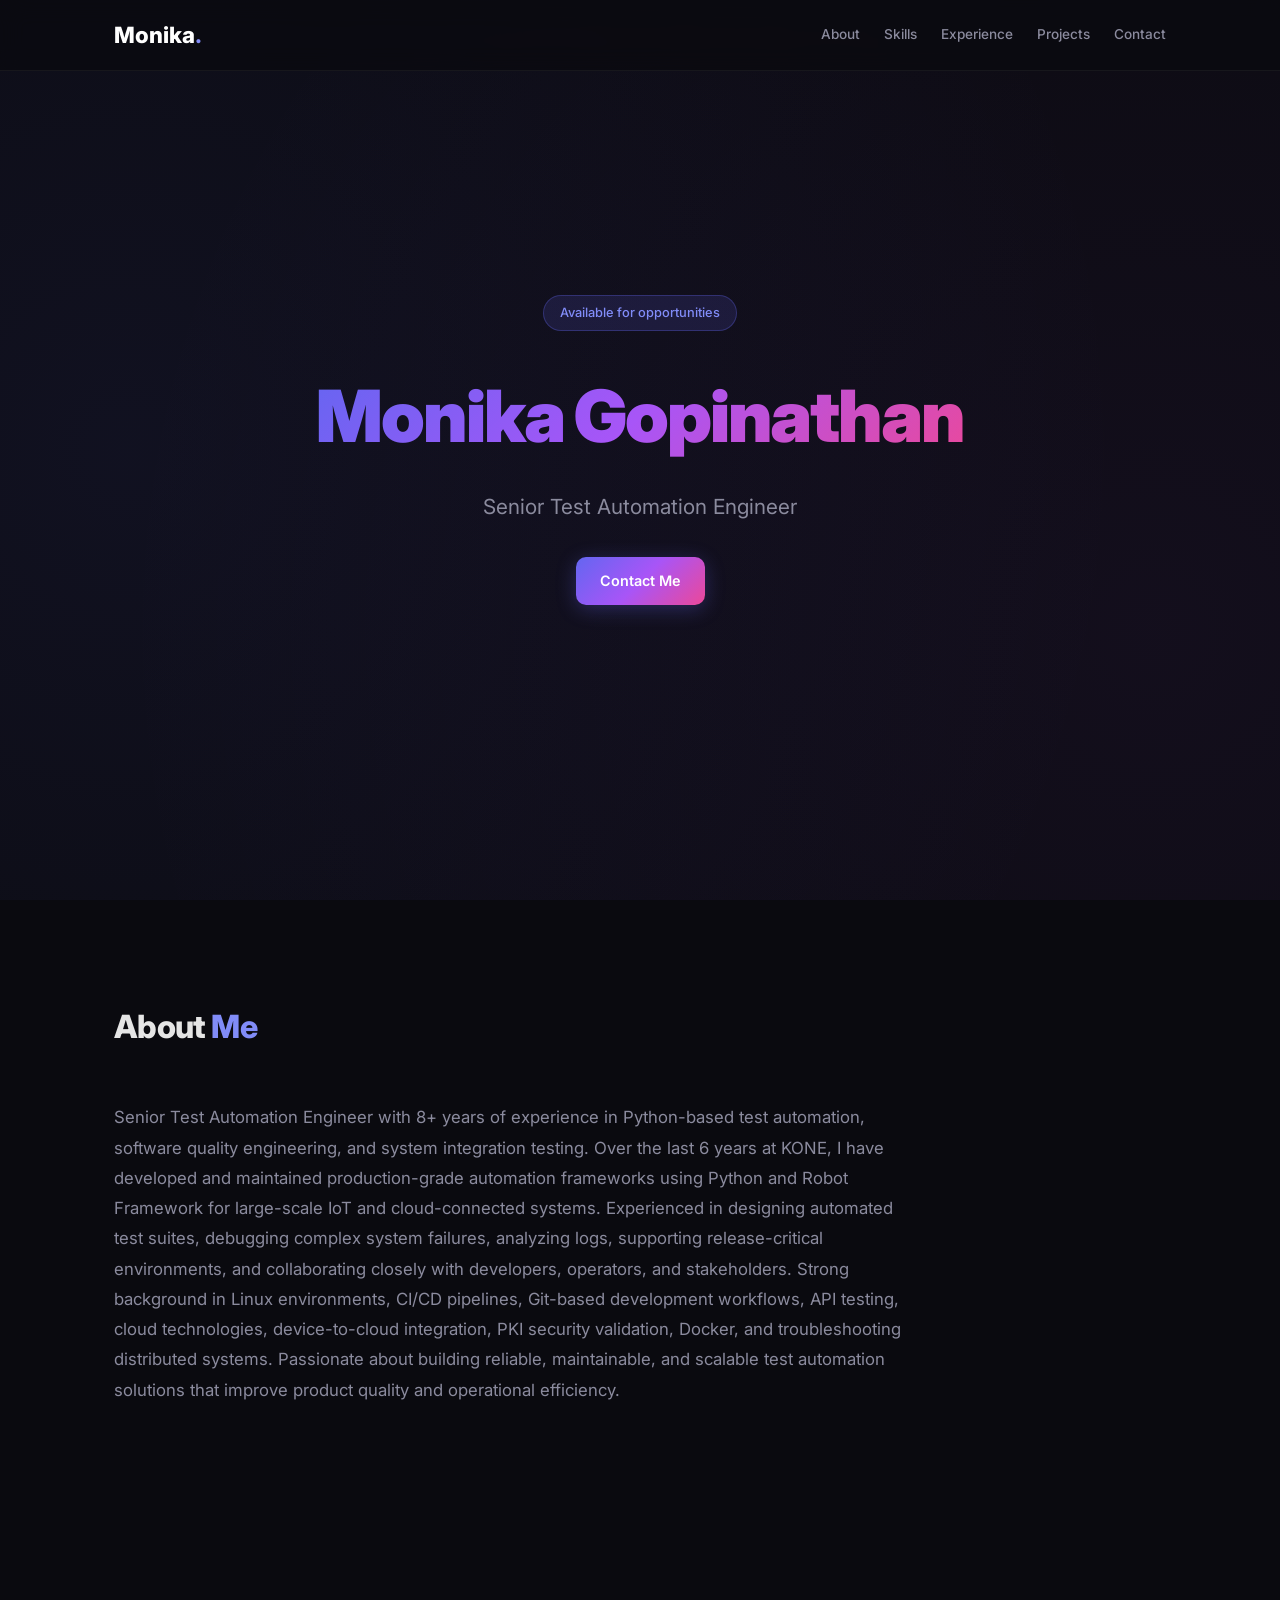
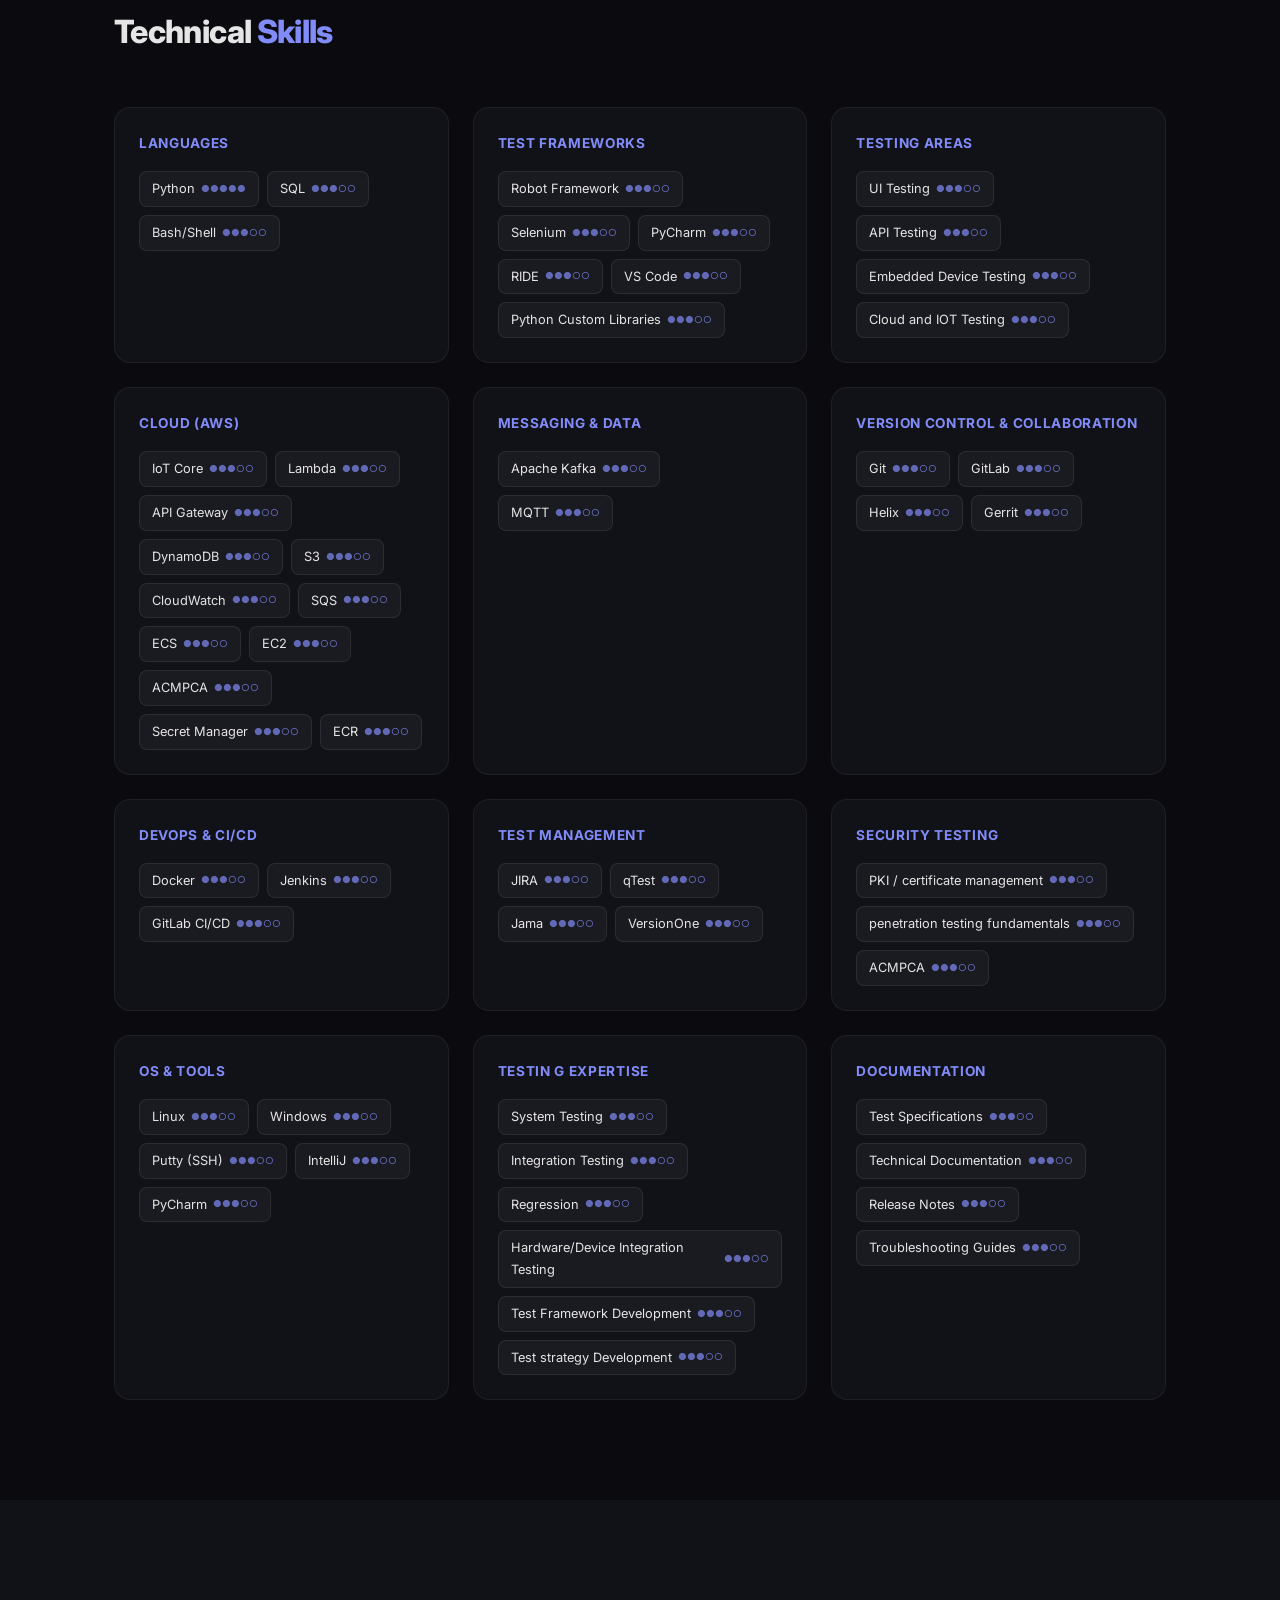
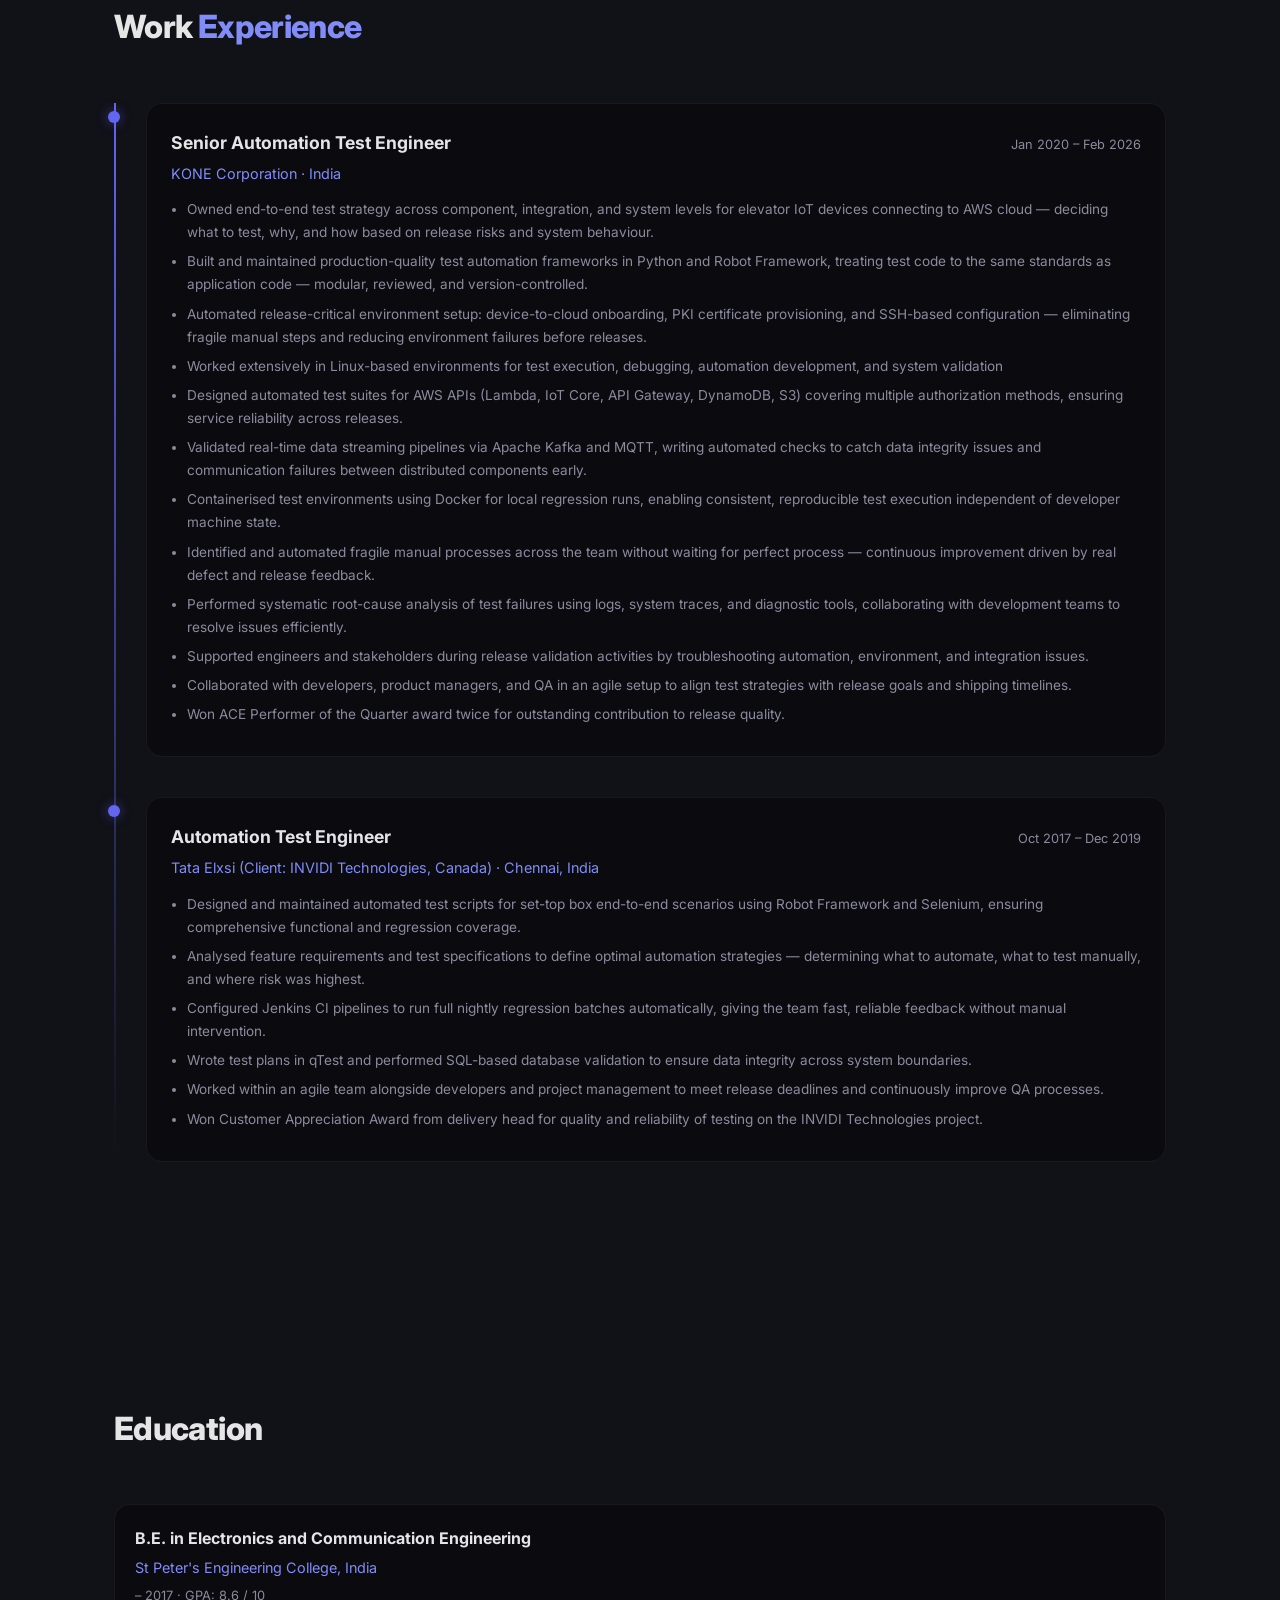
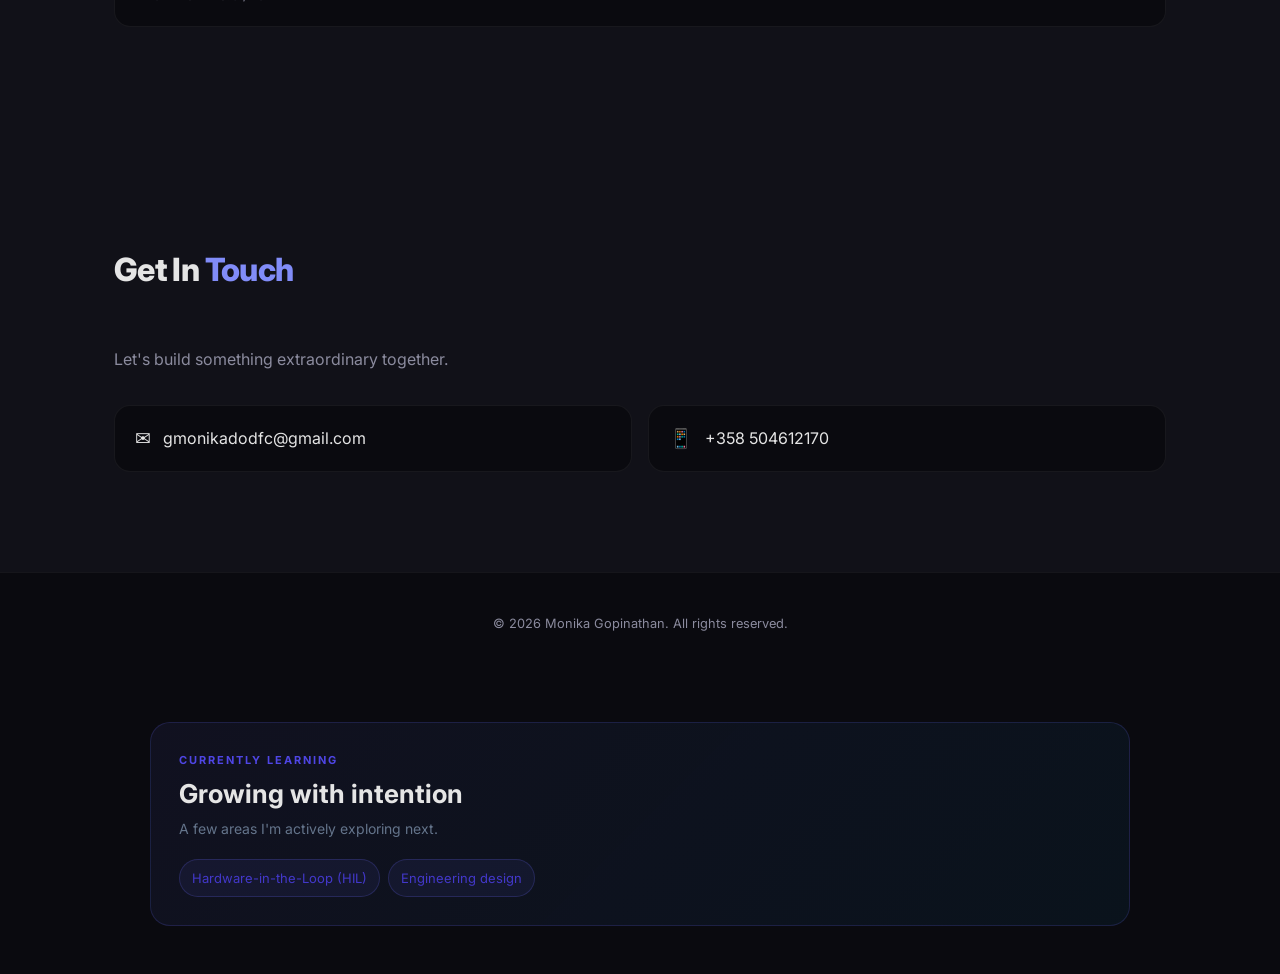
<file: index.html>
<!DOCTYPE html>
<html lang="en">
<head>
  <meta charset="UTF-8">
  <meta name="viewport" content="width=device-width, initial-scale=1.0">
  <title>Monika Gopinathan — Senior Test Automation Engineer</title>
  <meta name="description" content="">
  <link rel="stylesheet" href="style.css">
  <link href="https://fonts.googleapis.com/css2?family=Inter:wght@300;400;500;600;700;800;900&display=swap" rel="stylesheet">
<style>strong.resume-mark{font-weight:700;color:inherit}</style></head>
<body>
  <!-- Navigation -->
  <nav class="nav">
    <div class="nav-inner">
      <a href="#hero" class="nav-logo">Monika<span class="accent">.</span></a>
      <div class="nav-links">
        <a href="#about">About</a>
        <a href="#skills">Skills</a>
        <a href="#experience">Experience</a>
        <a href="#projects">Projects</a>
        <a href="#contact">Contact</a>
      </div>
    </div>
  </nav>

  <!-- Hero Section -->
  <section id="hero" class="hero">
    <div class="hero-content">
      <div class="hero-badge">Available for opportunities</div>
      <h1 class="hero-name">Monika Gopinathan</h1>
      <p class="hero-title">Senior Test Automation Engineer</p>
      <p class="hero-intro"></p>
      <div class="hero-links">
        <a href="mailto:gmonikadodfc@gmail.com" class="btn btn-primary">Contact Me</a>
        
        
      </div>
    </div>
    <div class="hero-gradient"></div>
  </section>

  <!-- About Section -->
  <section id="about" class="section">
    <div class="container">
      <h2 class="section-title">About <span class="accent">Me</span></h2>
      <p class="about-text">Senior Test Automation Engineer with 8+ years of experience in Python-based test automation, software quality engineering, and system integration testing. Over the last 6 years at KONE, I have developed and maintained production-grade automation frameworks using Python and Robot Framework for large-scale IoT and cloud-connected systems. Experienced in designing automated test suites, debugging complex system failures, analyzing logs, supporting release-critical environments, and collaborating closely with developers, operators, and stakeholders.
Strong background in Linux environments, CI/CD pipelines, Git-based development workflows, API testing, cloud technologies, device-to-cloud integration, PKI security validation, Docker, and troubleshooting distributed systems. Passionate about building reliable, maintainable, and scalable test automation solutions that improve product quality and operational efficiency.</p>
    </div>
  </section>

  <!-- Skills Section -->
  <section id="skills" class="section">
    <div class="container">
      <h2 class="section-title">Technical <span class="accent">Skills</span></h2>
      <div class="skills-grid">
        
          <div class="skill-category">
            <h3 class="skill-cat-name">Languages</h3>
            <div class="skill-tags">
              <span class="skill-tag">Python<span class="skill-level">●●●●●</span></span><span class="skill-tag">SQL<span class="skill-level">●●●○○</span></span><span class="skill-tag">Bash/Shell<span class="skill-level">●●●○○</span></span>
            </div>
          </div>
        
          <div class="skill-category">
            <h3 class="skill-cat-name">Test Frameworks</h3>
            <div class="skill-tags">
              <span class="skill-tag">Robot Framework<span class="skill-level">●●●○○</span></span><span class="skill-tag">Selenium<span class="skill-level">●●●○○</span></span><span class="skill-tag">PyCharm<span class="skill-level">●●●○○</span></span><span class="skill-tag">RIDE<span class="skill-level">●●●○○</span></span><span class="skill-tag">VS Code<span class="skill-level">●●●○○</span></span><span class="skill-tag">Python Custom Libraries<span class="skill-level">●●●○○</span></span>
            </div>
          </div>
        
          <div class="skill-category">
            <h3 class="skill-cat-name">Testing Areas</h3>
            <div class="skill-tags">
              <span class="skill-tag">UI Testing<span class="skill-level">●●●○○</span></span><span class="skill-tag">API Testing<span class="skill-level">●●●○○</span></span><span class="skill-tag">Embedded Device Testing<span class="skill-level">●●●○○</span></span><span class="skill-tag">Cloud and IOT Testing<span class="skill-level">●●●○○</span></span>
            </div>
          </div>
        
          <div class="skill-category">
            <h3 class="skill-cat-name">Cloud (AWS)</h3>
            <div class="skill-tags">
              <span class="skill-tag">IoT Core<span class="skill-level">●●●○○</span></span><span class="skill-tag">Lambda<span class="skill-level">●●●○○</span></span><span class="skill-tag">API Gateway<span class="skill-level">●●●○○</span></span><span class="skill-tag">DynamoDB<span class="skill-level">●●●○○</span></span><span class="skill-tag">S3<span class="skill-level">●●●○○</span></span><span class="skill-tag">CloudWatch<span class="skill-level">●●●○○</span></span><span class="skill-tag">SQS<span class="skill-level">●●●○○</span></span><span class="skill-tag">ECS<span class="skill-level">●●●○○</span></span><span class="skill-tag">EC2<span class="skill-level">●●●○○</span></span><span class="skill-tag">ACMPCA<span class="skill-level">●●●○○</span></span><span class="skill-tag">Secret Manager<span class="skill-level">●●●○○</span></span><span class="skill-tag">ECR<span class="skill-level">●●●○○</span></span>
            </div>
          </div>
        
          <div class="skill-category">
            <h3 class="skill-cat-name">Messaging &amp; Data</h3>
            <div class="skill-tags">
              <span class="skill-tag">Apache Kafka<span class="skill-level">●●●○○</span></span><span class="skill-tag">MQTT<span class="skill-level">●●●○○</span></span>
            </div>
          </div>
        
          <div class="skill-category">
            <h3 class="skill-cat-name">Version Control &amp; Collaboration</h3>
            <div class="skill-tags">
              <span class="skill-tag">Git<span class="skill-level">●●●○○</span></span><span class="skill-tag">GitLab<span class="skill-level">●●●○○</span></span><span class="skill-tag">Helix<span class="skill-level">●●●○○</span></span><span class="skill-tag">Gerrit<span class="skill-level">●●●○○</span></span>
            </div>
          </div>
        
          <div class="skill-category">
            <h3 class="skill-cat-name">DevOps &amp; CI/CD</h3>
            <div class="skill-tags">
              <span class="skill-tag">Docker<span class="skill-level">●●●○○</span></span><span class="skill-tag">Jenkins<span class="skill-level">●●●○○</span></span><span class="skill-tag">GitLab CI/CD<span class="skill-level">●●●○○</span></span>
            </div>
          </div>
        
          <div class="skill-category">
            <h3 class="skill-cat-name">Test Management</h3>
            <div class="skill-tags">
              <span class="skill-tag">JIRA<span class="skill-level">●●●○○</span></span><span class="skill-tag">qTest<span class="skill-level">●●●○○</span></span><span class="skill-tag">Jama<span class="skill-level">●●●○○</span></span><span class="skill-tag">VersionOne<span class="skill-level">●●●○○</span></span>
            </div>
          </div>
        
          <div class="skill-category">
            <h3 class="skill-cat-name">Security Testing</h3>
            <div class="skill-tags">
              <span class="skill-tag">PKI / certificate management<span class="skill-level">●●●○○</span></span><span class="skill-tag">penetration testing fundamentals<span class="skill-level">●●●○○</span></span><span class="skill-tag">ACMPCA<span class="skill-level">●●●○○</span></span>
            </div>
          </div>
        
          <div class="skill-category">
            <h3 class="skill-cat-name">OS &amp; Tools</h3>
            <div class="skill-tags">
              <span class="skill-tag">Linux<span class="skill-level">●●●○○</span></span><span class="skill-tag">Windows<span class="skill-level">●●●○○</span></span><span class="skill-tag">Putty (SSH)<span class="skill-level">●●●○○</span></span><span class="skill-tag">IntelliJ<span class="skill-level">●●●○○</span></span><span class="skill-tag">PyCharm<span class="skill-level">●●●○○</span></span>
            </div>
          </div>
        
          <div class="skill-category">
            <h3 class="skill-cat-name">Testin g Expertise</h3>
            <div class="skill-tags">
              <span class="skill-tag">System Testing<span class="skill-level">●●●○○</span></span><span class="skill-tag">Integration Testing<span class="skill-level">●●●○○</span></span><span class="skill-tag">Regression<span class="skill-level">●●●○○</span></span><span class="skill-tag">Hardware/Device Integration Testing<span class="skill-level">●●●○○</span></span><span class="skill-tag">Test Framework Development<span class="skill-level">●●●○○</span></span><span class="skill-tag">Test strategy Development<span class="skill-level">●●●○○</span></span>
            </div>
          </div>
        
          <div class="skill-category">
            <h3 class="skill-cat-name">Documentation</h3>
            <div class="skill-tags">
              <span class="skill-tag">Test Specifications<span class="skill-level">●●●○○</span></span><span class="skill-tag">Technical Documentation<span class="skill-level">●●●○○</span></span><span class="skill-tag">Release Notes<span class="skill-level">●●●○○</span></span><span class="skill-tag">Troubleshooting Guides<span class="skill-level">●●●○○</span></span>
            </div>
          </div>
        
      </div>
    </div>
  </section>

  <!-- Experience Section -->
  <section id="experience" class="section section-dark">
    <div class="container">
      <h2 class="section-title">Work <span class="accent">Experience</span></h2>
      <div class="timeline">
        
          <div class="timeline-item">
            <div class="timeline-marker"></div>
            <div class="timeline-content">
              <div class="timeline-header">
                <h3 class="timeline-role">Senior Automation Test Engineer</h3>
                <span class="timeline-date">Jan 2020 – Feb 2026</span>
              </div>
              <p class="timeline-company">KONE Corporation · India</p>
              <ul class="timeline-bullets"><li>Owned end-to-end test strategy across component, integration, and system levels for elevator IoT devices connecting to AWS cloud — deciding what to test, why, and how based on release risks and system behaviour.</li><li>Built and maintained production-quality test automation frameworks in Python and Robot Framework, treating test code to the same standards as application code — modular, reviewed, and version-controlled.</li><li>Automated release-critical environment setup: device-to-cloud onboarding, PKI certificate provisioning, and SSH-based configuration — eliminating fragile manual steps and reducing environment failures before releases.</li><li>Worked extensively in Linux-based environments for test execution, debugging, automation development, and system validation</li><li>Designed automated test suites for AWS APIs (Lambda, IoT Core, API Gateway, DynamoDB, S3) covering multiple authorization methods, ensuring service reliability across releases.</li><li>Validated real-time data streaming pipelines via Apache Kafka and MQTT, writing automated checks to catch data integrity issues and communication failures between distributed components early.</li><li>Containerised test environments using Docker for local regression runs, enabling consistent, reproducible test execution independent of developer machine state.</li><li>Identified and automated fragile manual processes across the team without waiting for perfect process — continuous improvement driven by real defect and release feedback.</li><li>Performed systematic root-cause analysis of test failures using logs, system traces, and diagnostic tools, collaborating with development teams to resolve issues efficiently.</li><li>Supported engineers and stakeholders during release validation activities by troubleshooting automation, environment, and integration issues.</li><li>Collaborated with developers, product managers, and QA in an agile setup to align test strategies with release goals and shipping timelines.</li><li>Won ACE Performer of the Quarter award twice for outstanding contribution to release quality.</li></ul>
            </div>
          </div>
        
          <div class="timeline-item">
            <div class="timeline-marker"></div>
            <div class="timeline-content">
              <div class="timeline-header">
                <h3 class="timeline-role">Automation Test Engineer</h3>
                <span class="timeline-date">Oct 2017 – Dec 2019</span>
              </div>
              <p class="timeline-company">Tata Elxsi (Client: INVIDI Technologies, Canada) · Chennai, India</p>
              <ul class="timeline-bullets"><li>Designed and maintained automated test scripts for set-top box end-to-end scenarios using Robot Framework and Selenium, ensuring comprehensive functional and regression coverage.</li><li>Analysed feature requirements and test specifications to define optimal automation strategies — determining what to automate, what to test manually, and where risk was highest.</li><li>Configured Jenkins CI pipelines to run full nightly regression batches automatically, giving the team fast, reliable feedback without manual intervention.</li><li>Wrote test plans in qTest and performed SQL-based database validation to ensure data integrity across system boundaries.</li><li>Worked within an agile team alongside developers and project management to meet release deadlines and continuously improve QA processes.</li><li>Won Customer Appreciation Award from delivery head for quality and reliability of testing on the INVIDI Technologies project.</li></ul>
            </div>
          </div>
        
      </div>
    </div>
  </section>

  <!-- Projects Section -->
  

  <!-- Education Section -->
  <section class="section section-dark">
    <div class="container">
      <h2 class="section-title">Education</h2>
      
        <div class="edu-card">
          <h3>B.E. in Electronics and Communication Engineering</h3>
          <p class="edu-institution">St Peter&#039;s Engineering College, India</p>
          <p class="edu-meta"> – 2017 · GPA: 8.6 / 10</p>
        </div>
      
    </div>
  </section>

  <!-- Certifications Section -->
  

  <!-- Contact Section -->
  <section id="contact" class="section section-dark">
    <div class="container">
      <h2 class="section-title">Get In <span class="accent">Touch</span></h2>
      <p class="contact-subtitle">Let's build something extraordinary together.</p>
      <div class="contact-grid">
        <a href="mailto:gmonikadodfc@gmail.com" class="contact-card"><span class="contact-icon">✉</span><span>gmonikadodfc@gmail.com</span></a>
        <a href="tel:+358 504612170" class="contact-card"><span class="contact-icon">📱</span><span>+358 504612170</span></a>
        
        
      </div>
    </div>
  </section>

  <!-- Footer -->
  <footer class="footer">
    <p>&copy; 2026 Monika Gopinathan. All rights reserved.</p>
  </footer>

  <script src="script.js"></script>
<section id="currently-learning" aria-labelledby="currently-learning-title" style="max-width:980px;margin:48px auto;padding:28px;border:1px solid rgba(99,102,241,.18);border-radius:20px;background:linear-gradient(135deg,rgba(99,102,241,.08),rgba(14,165,233,.06));font-family:inherit"><p style="margin:0 0 8px;font-size:11px;letter-spacing:.18em;text-transform:uppercase;color:#4f46e5;font-weight:700">Currently learning</p><h2 id="currently-learning-title" style="margin:0 0 8px;font-size:26px;line-height:1.2">Growing with intention</h2><p style="margin:0 0 18px;color:#64748b;font-size:14px">A few areas I&apos;m actively exploring next.</p><div style="display:flex;flex-wrap:wrap;gap:8px"><span style="display:inline-flex;align-items:center;gap:6px;border:1px solid rgba(99,102,241,.22);border-radius:999px;padding:7px 12px;font-size:13px;color:#4338ca;background:rgba(99,102,241,.08)">Hardware-in-the-Loop (HIL)</span> <span style="display:inline-flex;align-items:center;gap:6px;border:1px solid rgba(99,102,241,.22);border-radius:999px;padding:7px 12px;font-size:13px;color:#4338ca;background:rgba(99,102,241,.08)">Engineering design</span></div></section></body>
</html>
</file>
<file: style.css>
/* Portfolio Website — Dark Animated Theme */
:root {
  --bg: #0a0a0f;
  --bg-card: #111118;
  --bg-card-hover: #1a1a24;
  --text: #e5e5e5;
  --text-muted: #8b8b9e;
  --accent: #6366f1;
  --accent-light: #818cf8;
  --gradient: linear-gradient(135deg, #6366f1, #a855f7, #ec4899);
  --font: 'Inter', -apple-system, sans-serif;
  --radius: 16px;
}

* { margin: 0; padding: 0; box-sizing: border-box; }
html { scroll-behavior: smooth; }
body { font-family: var(--font); background: var(--bg); color: var(--text); line-height: 1.7; }

.container { max-width: 1100px; margin: 0 auto; padding: 0 24px; }
.accent { color: var(--accent-light); }

/* Navigation */
.nav { position: fixed; top: 0; left: 0; right: 0; z-index: 100; backdrop-filter: blur(12px); background: rgba(10,10,15,0.8); border-bottom: 1px solid rgba(255,255,255,0.05); }
.nav-inner { max-width: 1100px; margin: 0 auto; padding: 16px 24px; display: flex; align-items: center; justify-content: space-between; }
.nav-logo { font-size: 1.4rem; font-weight: 800; color: #fff; text-decoration: none; }
.nav-links { display: flex; gap: 24px; }
.nav-links a { color: var(--text-muted); text-decoration: none; font-size: 0.85rem; font-weight: 500; transition: color 0.2s; }
.nav-links a:hover { color: #fff; }

/* Hero */
.hero { min-height: 100vh; display: flex; align-items: center; justify-content: center; text-align: center; position: relative; overflow: hidden; padding: 80px 24px; }
.hero-content { position: relative; z-index: 2; max-width: 700px; }
.hero-badge { display: inline-block; background: rgba(99,102,241,0.15); color: var(--accent-light); padding: 6px 16px; border-radius: 20px; font-size: 0.8rem; font-weight: 500; margin-bottom: 24px; border: 1px solid rgba(99,102,241,0.3); }
.hero-name { font-size: clamp(2.5rem, 6vw, 4.5rem); font-weight: 900; letter-spacing: -0.03em; background: var(--gradient); -webkit-background-clip: text; -webkit-text-fill-color: transparent; background-clip: text; margin-bottom: 12px; }
.hero-title { font-size: 1.3rem; color: var(--text-muted); margin-bottom: 16px; }
.hero-intro { font-size: 1rem; color: var(--text-muted); max-width: 550px; margin: 0 auto 32px; }
.hero-links { display: flex; gap: 12px; justify-content: center; flex-wrap: wrap; }
.hero-gradient { position: absolute; top: -50%; left: -50%; width: 200%; height: 200%; background: radial-gradient(circle at 30% 50%, rgba(99,102,241,0.08) 0%, transparent 50%), radial-gradient(circle at 70% 60%, rgba(168,85,247,0.06) 0%, transparent 50%); animation: float 15s ease-in-out infinite; }
@keyframes float { 0%,100% { transform: translate(0,0); } 50% { transform: translate(-20px, 10px); } }

/* Buttons */
.btn { display: inline-flex; align-items: center; padding: 12px 24px; border-radius: 10px; font-size: 0.9rem; font-weight: 600; text-decoration: none; transition: all 0.3s; }
.btn-primary { background: var(--gradient); color: #fff; box-shadow: 0 4px 20px rgba(99,102,241,0.3); }
.btn-primary:hover { transform: translateY(-2px); box-shadow: 0 8px 30px rgba(99,102,241,0.4); }
.btn-secondary { border: 1px solid rgba(255,255,255,0.15); color: var(--text); }
.btn-secondary:hover { border-color: var(--accent); color: #fff; }

/* Sections */
.section { padding: 100px 0; }
.section-dark { background: var(--bg-card); }
.section-title { font-size: 2rem; font-weight: 800; margin-bottom: 48px; letter-spacing: -0.02em; }
.about-text { font-size: 1.05rem; color: var(--text-muted); max-width: 800px; line-height: 1.8; }

/* Skills */
.skills-grid { display: grid; grid-template-columns: repeat(auto-fit, minmax(280px, 1fr)); gap: 24px; }
.skill-category { background: var(--bg-card); border: 1px solid rgba(255,255,255,0.06); border-radius: var(--radius); padding: 24px; transition: transform 0.3s, border-color 0.3s; }
.skill-category:hover { transform: translateY(-4px); border-color: rgba(99,102,241,0.3); }
.skill-cat-name { font-size: 0.85rem; font-weight: 700; color: var(--accent-light); text-transform: uppercase; letter-spacing: 0.05em; margin-bottom: 16px; }
.skill-tags { display: flex; flex-wrap: wrap; gap: 8px; }
.skill-tag { display: inline-flex; align-items: center; gap: 6px; background: rgba(255,255,255,0.04); border: 1px solid rgba(255,255,255,0.08); padding: 6px 12px; border-radius: 8px; font-size: 0.8rem; color: var(--text); transition: border-color 0.2s; }
.skill-tag:hover { border-color: var(--accent); }
.skill-level { font-size: 0.6rem; color: var(--accent-light); opacity: 0.7; }

/* Timeline */
.timeline { position: relative; padding-left: 32px; }
.timeline::before { content: ''; position: absolute; left: 0; top: 0; bottom: 0; width: 2px; background: linear-gradient(to bottom, var(--accent), transparent); }
.timeline-item { position: relative; margin-bottom: 40px; animation: fadeInUp 0.5s ease forwards; opacity: 0; }
.timeline-item:nth-child(1) { animation-delay: 0.1s; }
.timeline-item:nth-child(2) { animation-delay: 0.2s; }
.timeline-item:nth-child(3) { animation-delay: 0.3s; }
.timeline-marker { position: absolute; left: -38px; top: 8px; width: 12px; height: 12px; border-radius: 50%; background: var(--accent); box-shadow: 0 0 12px rgba(99,102,241,0.5); }
.timeline-content { background: var(--bg); border: 1px solid rgba(255,255,255,0.06); border-radius: var(--radius); padding: 24px; transition: border-color 0.3s; }
.timeline-content:hover { border-color: rgba(99,102,241,0.3); }
.timeline-header { display: flex; justify-content: space-between; align-items: baseline; flex-wrap: wrap; gap: 8px; margin-bottom: 4px; }
.timeline-role { font-size: 1.1rem; font-weight: 700; }
.timeline-date { font-size: 0.8rem; color: var(--text-muted); }
.timeline-company { font-size: 0.9rem; color: var(--accent-light); margin-bottom: 12px; }
.timeline-bullets { padding-left: 16px; }
.timeline-bullets li { font-size: 0.85rem; color: var(--text-muted); margin-bottom: 6px; }

/* Projects */
.projects-grid { display: grid; grid-template-columns: repeat(auto-fit, minmax(320px, 1fr)); gap: 24px; }
.project-card { background: var(--bg-card); border: 1px solid rgba(255,255,255,0.06); border-radius: var(--radius); padding: 28px; transition: transform 0.3s, border-color 0.3s, box-shadow 0.3s; animation: fadeInUp 0.5s ease forwards; opacity: 0; }
.project-card:hover { transform: translateY(-6px); border-color: rgba(99,102,241,0.4); box-shadow: 0 12px 40px rgba(99,102,241,0.1); }
.project-number { font-size: 0.75rem; color: var(--accent); font-weight: 700; margin-bottom: 12px; }
.project-title { font-size: 1.2rem; font-weight: 700; margin-bottom: 8px; }
.project-desc { font-size: 0.85rem; color: var(--text-muted); margin-bottom: 16px; line-height: 1.6; }
.project-tech { display: flex; flex-wrap: wrap; gap: 6px; margin-bottom: 16px; }
.tech-badge { background: rgba(99,102,241,0.12); color: var(--accent-light); padding: 4px 10px; border-radius: 6px; font-size: 0.75rem; font-weight: 500; }
.project-links { display: flex; gap: 12px; }
.project-link { font-size: 0.8rem; color: var(--accent-light); text-decoration: none; font-weight: 500; transition: color 0.2s; }
.project-link:hover { color: #fff; }

/* Education */
.edu-card { background: var(--bg); border: 1px solid rgba(255,255,255,0.06); border-radius: var(--radius); padding: 20px; margin-bottom: 16px; }
.edu-card h3 { font-size: 1rem; font-weight: 700; margin-bottom: 4px; }
.edu-institution { color: var(--accent-light); font-size: 0.9rem; }
.edu-meta { color: var(--text-muted); font-size: 0.8rem; margin-top: 4px; }

/* Certifications */
.certs-grid { display: grid; grid-template-columns: repeat(auto-fit, minmax(250px, 1fr)); gap: 16px; }
.cert-card { background: var(--bg-card); border: 1px solid rgba(255,255,255,0.06); border-radius: var(--radius); padding: 20px; text-align: center; transition: transform 0.3s; }
.cert-card:hover { transform: translateY(-4px); }
.cert-icon { font-size: 2rem; display: block; margin-bottom: 8px; }
.cert-card h3 { font-size: 0.9rem; font-weight: 600; margin-bottom: 4px; }
.cert-card p { font-size: 0.8rem; color: var(--text-muted); }

/* Contact */
.contact-subtitle { color: var(--text-muted); margin-bottom: 32px; font-size: 1rem; }
.contact-grid { display: grid; grid-template-columns: repeat(auto-fit, minmax(200px, 1fr)); gap: 16px; }
.contact-card { display: flex; align-items: center; gap: 12px; background: var(--bg); border: 1px solid rgba(255,255,255,0.06); border-radius: var(--radius); padding: 16px 20px; text-decoration: none; color: var(--text); transition: border-color 0.3s, transform 0.2s; }
.contact-card:hover { border-color: var(--accent); transform: translateY(-2px); }
.contact-icon { font-size: 1.2rem; }

/* Footer */
.footer { text-align: center; padding: 40px; color: var(--text-muted); font-size: 0.8rem; border-top: 1px solid rgba(255,255,255,0.05); }

/* Animations */
@keyframes fadeInUp { from { opacity: 0; transform: translateY(20px); } to { opacity: 1; transform: translateY(0); } }

/* Responsive */
@media (max-width: 768px) {
  .nav-links { display: none; }
  .hero-name { font-size: 2.5rem; }
  .section { padding: 60px 0; }
  .section-title { font-size: 1.5rem; }
  .timeline { padding-left: 24px; }
  .projects-grid { grid-template-columns: 1fr; }
}
</file>
